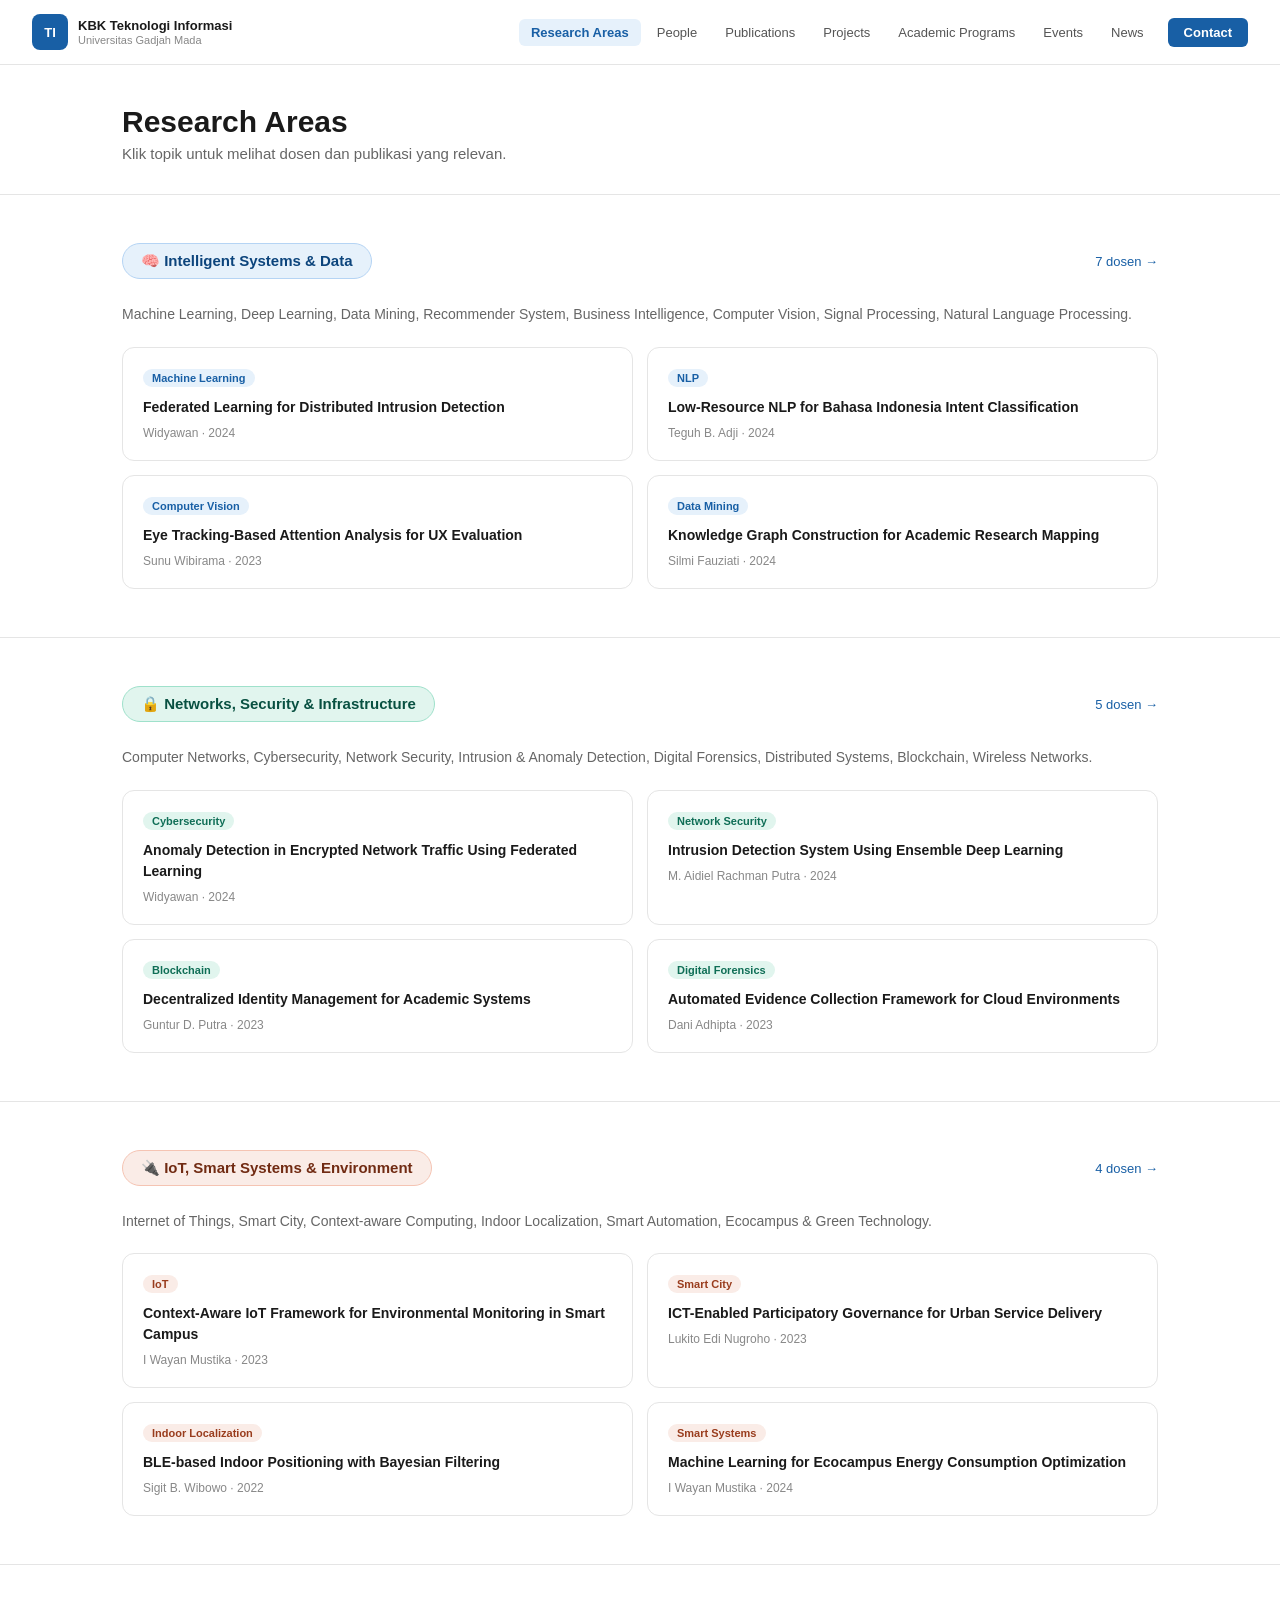
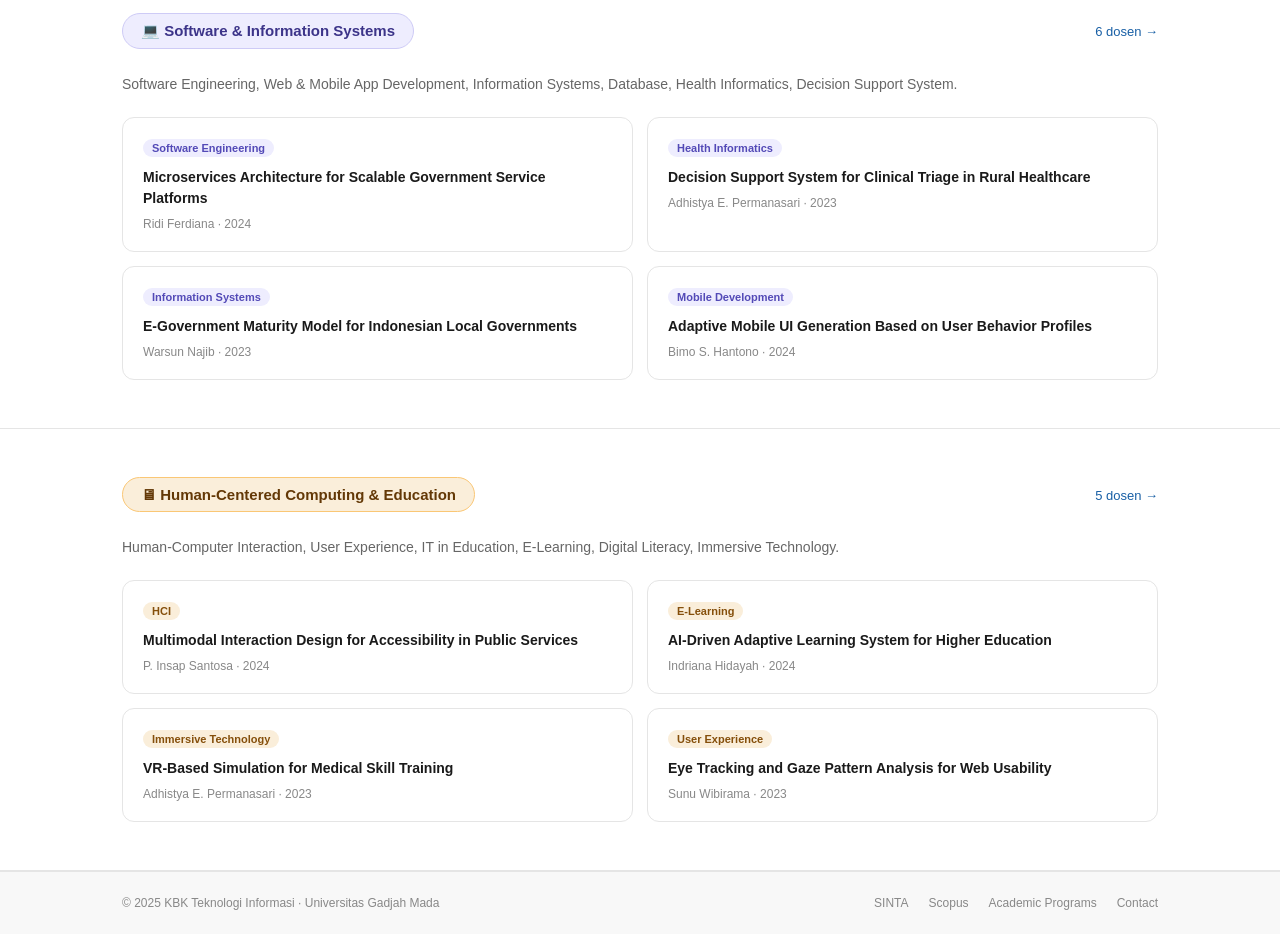
<file: research_areas.html>
<!DOCTYPE html>
<html lang="id">
<head>
  <meta charset="UTF-8">
  <meta name="viewport" content="width=device-width, initial-scale=1.0">
  <title>Research Areas · KBK TI UGM</title>
  <link rel="stylesheet" href="style.css">
</head>
<body>
<div class="page">
  <div id="nav-placeholder"></div>

  <section class="page-header">
    <div class="container">
      <h1>Research Areas</h1>
      <p>Klik topik untuk melihat dosen dan publikasi yang relevan.</p>
    </div>
  </section>

  <section class="section" id="intelligent">
    <div class="container">
      <div class="section-header">
        <span class="topic-chip chip-blue" style="font-size:15px;padding:8px 18px;">&#129504; Intelligent Systems &amp; Data</span>
        <a href="people.html?topic=intelligent" class="section-link">7 dosen &rarr;</a>
      </div>
      <p style="font-size:14px;color:#666;margin-bottom:1.25rem;line-height:1.7;">Machine Learning, Deep Learning, Data Mining, Recommender System, Business Intelligence, Computer Vision, Signal Processing, Natural Language Processing.</p>
      <div class="research-grid">
        <div class="card"><span class="research-tag rtag-blue">Machine Learning</span><div class="research-title">Federated Learning for Distributed Intrusion Detection</div><div class="research-meta">Widyawan · 2024</div></div>
        <div class="card"><span class="research-tag rtag-blue">NLP</span><div class="research-title">Low-Resource NLP for Bahasa Indonesia Intent Classification</div><div class="research-meta">Teguh B. Adji · 2024</div></div>
        <div class="card"><span class="research-tag rtag-blue">Computer Vision</span><div class="research-title">Eye Tracking-Based Attention Analysis for UX Evaluation</div><div class="research-meta">Sunu Wibirama · 2023</div></div>
        <div class="card"><span class="research-tag rtag-blue">Data Mining</span><div class="research-title">Knowledge Graph Construction for Academic Research Mapping</div><div class="research-meta">Silmi Fauziati · 2024</div></div>
      </div>
    </div>
  </section>

  <section class="section" id="networks">
    <div class="container">
      <div class="section-header">
        <span class="topic-chip chip-teal" style="font-size:15px;padding:8px 18px;">&#128274; Networks, Security &amp; Infrastructure</span>
        <a href="people.html?topic=networks" class="section-link">5 dosen &rarr;</a>
      </div>
      <p style="font-size:14px;color:#666;margin-bottom:1.25rem;line-height:1.7;">Computer Networks, Cybersecurity, Network Security, Intrusion &amp; Anomaly Detection, Digital Forensics, Distributed Systems, Blockchain, Wireless Networks.</p>
      <div class="research-grid">
        <div class="card"><span class="research-tag rtag-teal">Cybersecurity</span><div class="research-title">Anomaly Detection in Encrypted Network Traffic Using Federated Learning</div><div class="research-meta">Widyawan · 2024</div></div>
        <div class="card"><span class="research-tag rtag-teal">Network Security</span><div class="research-title">Intrusion Detection System Using Ensemble Deep Learning</div><div class="research-meta">M. Aidiel Rachman Putra · 2024</div></div>
        <div class="card"><span class="research-tag rtag-teal">Blockchain</span><div class="research-title">Decentralized Identity Management for Academic Systems</div><div class="research-meta">Guntur D. Putra · 2023</div></div>
        <div class="card"><span class="research-tag rtag-teal">Digital Forensics</span><div class="research-title">Automated Evidence Collection Framework for Cloud Environments</div><div class="research-meta">Dani Adhipta · 2023</div></div>
      </div>
    </div>
  </section>

  <section class="section" id="iot">
    <div class="container">
      <div class="section-header">
        <span class="topic-chip chip-coral" style="font-size:15px;padding:8px 18px;">&#128268; IoT, Smart Systems &amp; Environment</span>
        <a href="people.html?topic=iot" class="section-link">4 dosen &rarr;</a>
      </div>
      <p style="font-size:14px;color:#666;margin-bottom:1.25rem;line-height:1.7;">Internet of Things, Smart City, Context-aware Computing, Indoor Localization, Smart Automation, Ecocampus &amp; Green Technology.</p>
      <div class="research-grid">
        <div class="card"><span class="research-tag rtag-coral">IoT</span><div class="research-title">Context-Aware IoT Framework for Environmental Monitoring in Smart Campus</div><div class="research-meta">I Wayan Mustika · 2023</div></div>
        <div class="card"><span class="research-tag rtag-coral">Smart City</span><div class="research-title">ICT-Enabled Participatory Governance for Urban Service Delivery</div><div class="research-meta">Lukito Edi Nugroho · 2023</div></div>
        <div class="card"><span class="research-tag rtag-coral">Indoor Localization</span><div class="research-title">BLE-based Indoor Positioning with Bayesian Filtering</div><div class="research-meta">Sigit B. Wibowo · 2022</div></div>
        <div class="card"><span class="research-tag rtag-coral">Smart Systems</span><div class="research-title">Machine Learning for Ecocampus Energy Consumption Optimization</div><div class="research-meta">I Wayan Mustika · 2024</div></div>
      </div>
    </div>
  </section>

  <section class="section" id="software">
    <div class="container">
      <div class="section-header">
        <span class="topic-chip chip-purple" style="font-size:15px;padding:8px 18px;">&#128187; Software &amp; Information Systems</span>
        <a href="people.html?topic=software" class="section-link">6 dosen &rarr;</a>
      </div>
      <p style="font-size:14px;color:#666;margin-bottom:1.25rem;line-height:1.7;">Software Engineering, Web &amp; Mobile App Development, Information Systems, Database, Health Informatics, Decision Support System.</p>
      <div class="research-grid">
        <div class="card"><span class="research-tag rtag-purple">Software Engineering</span><div class="research-title">Microservices Architecture for Scalable Government Service Platforms</div><div class="research-meta">Ridi Ferdiana · 2024</div></div>
        <div class="card"><span class="research-tag rtag-purple">Health Informatics</span><div class="research-title">Decision Support System for Clinical Triage in Rural Healthcare</div><div class="research-meta">Adhistya E. Permanasari · 2023</div></div>
        <div class="card"><span class="research-tag rtag-purple">Information Systems</span><div class="research-title">E-Government Maturity Model for Indonesian Local Governments</div><div class="research-meta">Warsun Najib · 2023</div></div>
        <div class="card"><span class="research-tag rtag-purple">Mobile Development</span><div class="research-title">Adaptive Mobile UI Generation Based on User Behavior Profiles</div><div class="research-meta">Bimo S. Hantono · 2024</div></div>
      </div>
    </div>
  </section>

  <section class="section" id="hci">
    <div class="container">
      <div class="section-header">
        <span class="topic-chip chip-amber" style="font-size:15px;padding:8px 18px;">&#128421; Human-Centered Computing &amp; Education</span>
        <a href="people.html?topic=hci" class="section-link">5 dosen &rarr;</a>
      </div>
      <p style="font-size:14px;color:#666;margin-bottom:1.25rem;line-height:1.7;">Human-Computer Interaction, User Experience, IT in Education, E-Learning, Digital Literacy, Immersive Technology.</p>
      <div class="research-grid">
        <div class="card"><span class="research-tag rtag-amber">HCI</span><div class="research-title">Multimodal Interaction Design for Accessibility in Public Services</div><div class="research-meta">P. Insap Santosa · 2024</div></div>
        <div class="card"><span class="research-tag rtag-amber">E-Learning</span><div class="research-title">AI-Driven Adaptive Learning System for Higher Education</div><div class="research-meta">Indriana Hidayah · 2024</div></div>
        <div class="card"><span class="research-tag rtag-amber">Immersive Technology</span><div class="research-title">VR-Based Simulation for Medical Skill Training</div><div class="research-meta">Adhistya E. Permanasari · 2023</div></div>
        <div class="card"><span class="research-tag rtag-amber">User Experience</span><div class="research-title">Eye Tracking and Gaze Pattern Analysis for Web Usability</div><div class="research-meta">Sunu Wibirama · 2023</div></div>
      </div>
    </div>
  </section>

  <div id="footer-placeholder"></div>
</div>
<script src="nav.js"></script>
<script>renderNav('research_areas.html'); renderFooter();</script>
</body>
</html>
</file>
<file: style.css>
* { box-sizing: border-box; margin: 0; padding: 0; }
body { font-family: Arial, sans-serif; color: #1a1a1a; background: #fff; font-size: 15px; }

/* NAV */
.nav {
  display: flex; align-items: center; justify-content: space-between;
  padding: 0.875rem 2rem;
  border-bottom: 1px solid #e5e5e5;
  background: #fff;
  position: sticky; top: 0; z-index: 100;
}
.nav-logo { display: flex; align-items: center; gap: 10px; text-decoration: none; }
.nav-logo-mark {
  width: 36px; height: 36px; border-radius: 8px;
  background: #185FA5; display: flex; align-items: center; justify-content: center;
  flex-shrink: 0;
}
.nav-logo-mark span { color: #fff; font-size: 13px; font-weight: 700; }
.nav-title { font-size: 13px; font-weight: 700; color: #1a1a1a; line-height: 1.3; }
.nav-sub { font-size: 11px; color: #888; }
.nav-links { display: flex; gap: 0.25rem; align-items: center; }
.nav-links a {
  font-size: 13px; color: #555; text-decoration: none;
  padding: 6px 12px; border-radius: 6px; transition: background 0.15s, color 0.15s;
}
.nav-links a:hover { background: #f0f0f0; color: #1a1a1a; }
.nav-links a.active { background: #E6F1FB; color: #185FA5; font-weight: 700; }
.nav-cta {
  font-size: 13px; padding: 7px 16px; border-radius: 6px;
  background: #185FA5; color: #fff; border: none; cursor: pointer; font-weight: 700;
  margin-left: 0.5rem;
}
.nav-cta:hover { background: #0C447C; }

/* LAYOUT */
.page { min-height: 100vh; display: flex; flex-direction: column; }
.container { max-width: 1100px; margin: 0 auto; padding: 0 2rem; width: 100%; }

/* SECTION */
.section { padding: 3rem 0; border-bottom: 1px solid #e5e5e5; }
.section-header { display: flex; align-items: baseline; justify-content: space-between; margin-bottom: 1.5rem; }
.section-title { font-size: 20px; font-weight: 700; color: #1a1a1a; }
.section-link { font-size: 13px; color: #185FA5; text-decoration: none; }
.section-link:hover { text-decoration: underline; }

/* HERO */
.hero { padding: 4rem 0 3rem; background: #fff; border-bottom: 1px solid #e5e5e5; }
.hero-badge {
  display: inline-flex; align-items: center; gap: 6px;
  background: #E6F1FB; color: #185FA5;
  font-size: 12px; font-weight: 700;
  padding: 4px 12px; border-radius: 100px; margin-bottom: 1.25rem;
}
.hero-title { font-size: 38px; font-weight: 700; line-height: 1.2; color: #1a1a1a; margin-bottom: 1rem; }
.hero-title .accent { color: #185FA5; }
.hero-desc { font-size: 16px; color: #555; line-height: 1.7; margin-bottom: 2rem; max-width: 600px; }
.hero-actions { display: flex; gap: 12px; flex-wrap: wrap; }
.btn-primary {
  padding: 10px 22px; border-radius: 8px; background: #185FA5; color: #fff;
  border: none; font-size: 14px; font-weight: 700; cursor: pointer; text-decoration: none;
  display: inline-flex; align-items: center; gap: 6px;
}
.btn-primary:hover { background: #0C447C; }
.btn-secondary {
  padding: 10px 22px; border-radius: 8px; background: #fff; color: #1a1a1a;
  border: 1px solid #d0d0d0; font-size: 14px; font-weight: 700; cursor: pointer;
  text-decoration: none; display: inline-flex; align-items: center; gap: 6px;
}
.btn-secondary:hover { background: #f5f5f5; }

/* STATS BAR */
.stats-bar {
  display: grid; grid-template-columns: repeat(4, 1fr);
  border-top: 1px solid #e5e5e5; border-bottom: 1px solid #e5e5e5;
  background: #f8f8f8;
}
.stat-item { padding: 1.25rem 1.5rem; border-right: 1px solid #e5e5e5; }
.stat-item:last-child { border-right: none; }
.stat-num { font-size: 26px; font-weight: 700; color: #185FA5; }
.stat-label { font-size: 12px; color: #888; margin-top: 2px; }

/* TAGS / CHIPS */
.topics-grid { display: flex; flex-wrap: wrap; gap: 10px; }
.topic-chip {
  display: inline-flex; align-items: center; gap: 8px;
  padding: 8px 16px; border-radius: 100px;
  font-size: 13px; font-weight: 700; cursor: pointer;
  border: 1px solid transparent; transition: opacity 0.15s; text-decoration: none;
}
.topic-chip:hover { opacity: 0.8; }
.topic-chip .count { background: rgba(0,0,0,0.1); border-radius: 100px; padding: 1px 8px; font-size: 11px; }
.chip-blue { background: #E6F1FB; color: #0C447C; border-color: #B5D4F4; }
.chip-teal { background: #E1F5EE; color: #085041; border-color: #9FE1CB; }
.chip-coral { background: #FAECE7; color: #712B13; border-color: #F5C4B3; }
.chip-purple { background: #EEEDFE; color: #3C3489; border-color: #CECBF6; }
.chip-amber { background: #FAEEDA; color: #633806; border-color: #FAC775; }

/* CARDS */
.card {
  background: #fff; border: 1px solid #e5e5e5; border-radius: 12px;
  padding: 1.25rem; transition: border-color 0.15s;
}
.card:hover { border-color: #185FA5; }

/* RESEARCH CARDS */
.research-grid { display: grid; grid-template-columns: repeat(2, 1fr); gap: 14px; }
.research-tag {
  font-size: 11px; font-weight: 700; padding: 3px 9px;
  border-radius: 100px; margin-bottom: 10px; display: inline-block;
}
.rtag-blue { background: #E6F1FB; color: #185FA5; }
.rtag-teal { background: #E1F5EE; color: #0F6E56; }
.rtag-coral { background: #FAECE7; color: #993C1D; }
.rtag-purple { background: #EEEDFE; color: #534AB7; }
.rtag-amber { background: #FAEEDA; color: #854F0B; }
.research-title { font-size: 14px; font-weight: 700; color: #1a1a1a; line-height: 1.5; margin-bottom: 8px; }
.research-meta { font-size: 12px; color: #888; }

/* PEOPLE */
.people-grid { display: grid; grid-template-columns: repeat(4, 1fr); gap: 14px; }
.person-card { text-align: center; padding: 1.25rem 1rem; }
.avatar {
  width: 52px; height: 52px; border-radius: 50%;
  display: flex; align-items: center; justify-content: center;
  font-size: 14px; font-weight: 700; margin: 0 auto 10px;
}
.av-blue { background: #E6F1FB; color: #185FA5; }
.av-teal { background: #E1F5EE; color: #0F6E56; }
.av-coral { background: #FAECE7; color: #993C1D; }
.av-purple { background: #EEEDFE; color: #534AB7; }
.av-amber { background: #FAEEDA; color: #854F0B; }
.av-green { background: #EAF3DE; color: #3B6D11; }
.person-name { font-size: 13px; font-weight: 700; color: #1a1a1a; margin-bottom: 3px; }
.person-role { font-size: 11px; color: #888; margin-bottom: 8px; line-height: 1.4; }
.person-tags { display: flex; flex-wrap: wrap; justify-content: center; gap: 4px; margin-bottom: 6px; }
.mini-tag { font-size: 10px; padding: 2px 7px; border-radius: 100px; background: #f0f0f0; color: #555; }
.open-badge {
  display: inline-flex; align-items: center; gap: 4px;
  font-size: 10px; padding: 2px 8px; border-radius: 100px;
  background: #EAF3DE; color: #3B6D11; font-weight: 700;
}
.open-dot { width: 5px; height: 5px; border-radius: 50%; background: #639922; }

/* PUBLICATIONS */
.pub-list { display: flex; flex-direction: column; gap: 10px; }
.pub-item {
  display: flex; gap: 14px; align-items: flex-start;
  padding: 1rem 1.125rem; background: #fff;
  border: 1px solid #e5e5e5; border-radius: 10px;
}
.pub-item:hover { border-color: #185FA5; }
.pub-index { font-size: 12px; color: #bbb; min-width: 22px; padding-top: 2px; font-weight: 700; }
.pub-title { font-size: 14px; font-weight: 700; color: #1a1a1a; margin-bottom: 5px; line-height: 1.5; }
.pub-meta { font-size: 12px; color: #888; display: flex; gap: 10px; flex-wrap: wrap; align-items: center; }
.pub-badge { font-size: 10px; padding: 2px 8px; border-radius: 100px; background: #E6F1FB; color: #185FA5; font-weight: 700; }

/* PAGE HEADER */
.page-header { padding: 2.5rem 0 2rem; border-bottom: 1px solid #e5e5e5; }
.page-header h1 { font-size: 30px; font-weight: 700; color: #1a1a1a; margin-bottom: 6px; }
.page-header p { font-size: 15px; color: #666; }

/* FILTER BAR */
.filter-bar { display: flex; gap: 8px; flex-wrap: wrap; padding: 1.25rem 0; }
.filter-btn {
  font-size: 12px; padding: 6px 14px; border-radius: 100px;
  border: 1px solid #d0d0d0; background: #fff; color: #555;
  cursor: pointer; font-weight: 700; transition: all 0.15s;
}
.filter-btn:hover { border-color: #185FA5; color: #185FA5; }
.filter-btn.active { background: #185FA5; color: #fff; border-color: #185FA5; }

/* PROFILE PAGE */
.profile-header { display: flex; gap: 2rem; align-items: flex-start; padding: 2.5rem 0 2rem; border-bottom: 1px solid #e5e5e5; }
.profile-avatar { width: 96px; height: 96px; border-radius: 50%; display: flex; align-items: center; justify-content: center; font-size: 28px; font-weight: 700; flex-shrink: 0; }
.profile-name { font-size: 26px; font-weight: 700; color: #1a1a1a; margin-bottom: 4px; }
.profile-title { font-size: 14px; color: #888; margin-bottom: 12px; }
.profile-links { display: flex; gap: 8px; flex-wrap: wrap; }
.ext-link {
  font-size: 12px; padding: 5px 12px; border-radius: 6px;
  border: 1px solid #d0d0d0; color: #555; text-decoration: none; font-weight: 700;
}
.ext-link:hover { background: #f0f0f0; }

/* FOOTER */
.footer {
  margin-top: auto; padding: 1.5rem 0;
  border-top: 1px solid #e5e5e5; background: #f8f8f8;
}
.footer-inner { display: flex; align-items: center; justify-content: space-between; }
.footer-left { font-size: 12px; color: #888; }
.footer-links { display: flex; gap: 1.25rem; }
.footer-links a { font-size: 12px; color: #888; text-decoration: none; }
.footer-links a:hover { color: #185FA5; }

/* TABLE */
table { width: 100%; border-collapse: collapse; font-size: 13px; }
th { background: #f0f5fb; color: #185FA5; font-weight: 700; padding: 10px 14px; text-align: left; border-bottom: 2px solid #B5D4F4; }
td { padding: 10px 14px; border-bottom: 1px solid #f0f0f0; color: #333; vertical-align: top; }
tr:hover td { background: #fafbff; }

/* EVENT CARDS */
.event-grid { display: grid; grid-template-columns: repeat(2, 1fr); gap: 14px; }
.event-date { font-size: 11px; font-weight: 700; color: #185FA5; margin-bottom: 6px; text-transform: uppercase; letter-spacing: 0.5px; }
.event-title { font-size: 14px; font-weight: 700; color: #1a1a1a; margin-bottom: 6px; line-height: 1.4; }
.event-meta { font-size: 12px; color: #888; }
.event-badge { display: inline-block; font-size: 10px; padding: 2px 8px; border-radius: 100px; font-weight: 700; margin-bottom: 8px; }
.ebadge-upcoming { background: #EAF3DE; color: #3B6D11; }
.ebadge-past { background: #f0f0f0; color: #888; }

/* INFO CARDS */
.info-grid { display: grid; grid-template-columns: repeat(3, 1fr); gap: 14px; }
.info-card { padding: 1.5rem; border-radius: 12px; border: 1px solid #e5e5e5; }
.info-icon { font-size: 28px; margin-bottom: 12px; }
.info-title { font-size: 15px; font-weight: 700; color: #1a1a1a; margin-bottom: 6px; }
.info-desc { font-size: 13px; color: #666; line-height: 1.6; }

/* CONTACT */
.contact-grid { display: grid; grid-template-columns: 1fr 1fr; gap: 2rem; }
.form-group { margin-bottom: 1rem; }
.form-label { font-size: 13px; font-weight: 700; color: #333; margin-bottom: 5px; display: block; }
.form-input, .form-textarea {
  width: 100%; padding: 9px 12px; border-radius: 8px;
  border: 1px solid #d0d0d0; font-size: 14px; font-family: Arial, sans-serif;
  outline: none; transition: border-color 0.15s;
}
.form-input:focus, .form-textarea:focus { border-color: #185FA5; }
.form-textarea { resize: vertical; min-height: 120px; }

/* BREADCRUMB */
.breadcrumb { padding: 1rem 0; font-size: 13px; color: #888; display: flex; gap: 6px; align-items: center; }
.breadcrumb a { color: #185FA5; text-decoration: none; }
.breadcrumb a:hover { text-decoration: underline; }

/* NEWS */
.news-list { display: flex; flex-direction: column; gap: 14px; }
.news-item { display: flex; gap: 1.5rem; padding: 1.25rem; border: 1px solid #e5e5e5; border-radius: 10px; }
.news-item:hover { border-color: #185FA5; }
.news-date-block { text-align: center; min-width: 48px; }
.news-day { font-size: 24px; font-weight: 700; color: #185FA5; line-height: 1; }
.news-month { font-size: 11px; color: #888; text-transform: uppercase; font-weight: 700; }
.news-title { font-size: 14px; font-weight: 700; color: #1a1a1a; margin-bottom: 5px; line-height: 1.4; }
.news-excerpt { font-size: 13px; color: #666; line-height: 1.6; }
</file>
